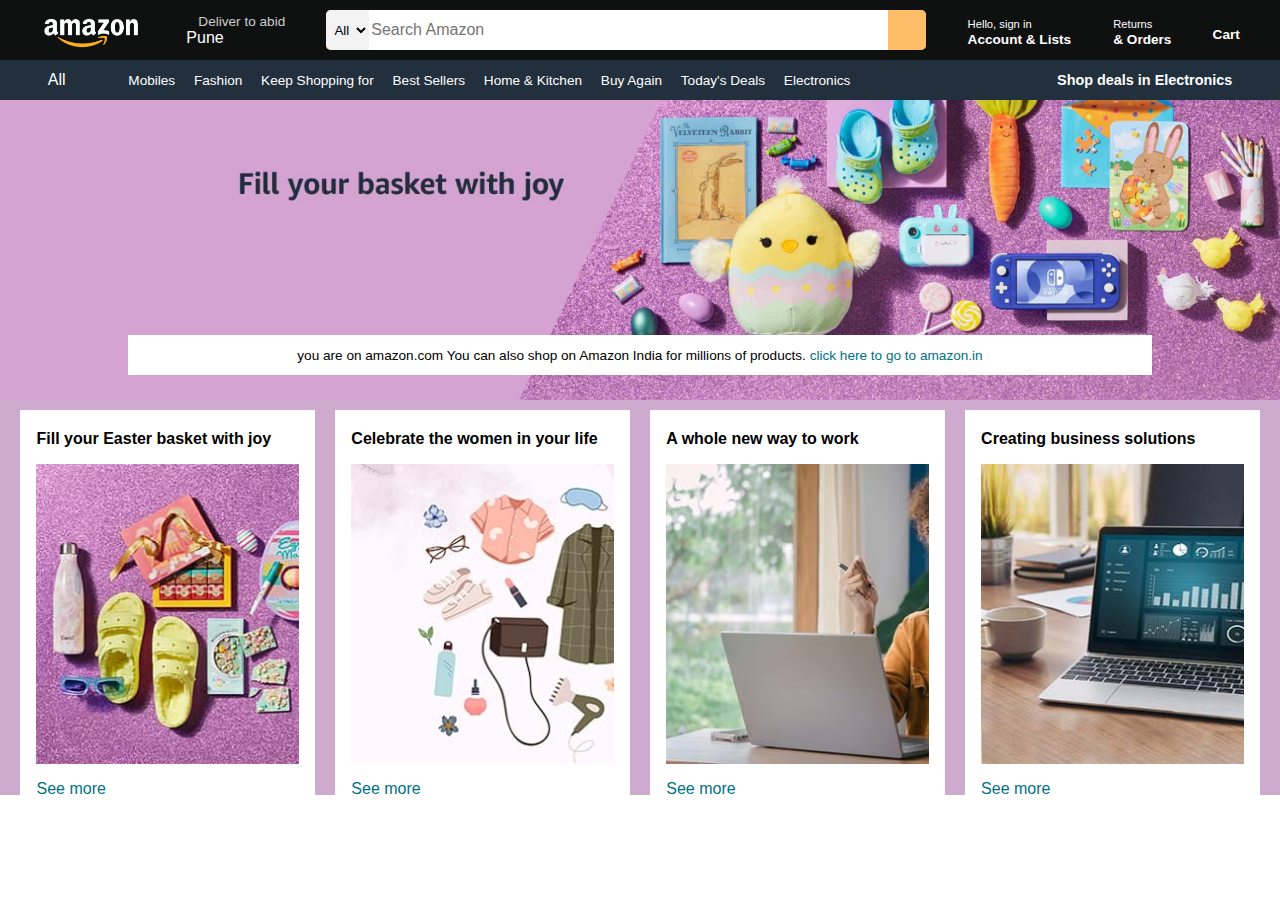
<file: index.html>
<!DOCTYPE html>
<html lang="en">
  <head>
    <meta charset="UTF-8" />
    <meta http-equiv="X-UA-Compatible" content="IE=edge" />
    <meta name="viewport" content="width=device-width, initial-scale=1.0" />
    <title>Amazon</title>
    <link rel="stylesheet" href="style.css" />
    <link
      rel="stylesheet"
      href="https://cdnjs.cloudflare.com/ajax/libs/font-awesome/6.5.1/css/all.min.css"
      integrity="sha512-DTOQO9RWCH3ppGqcWaEA1BIZOC6xxalwEsw9c2QQeAIftl+Vegovlnee1c9QX4TctnWMn13TZye+giMm8e2LwA=="
      crossorigin="anonymous"
      referrerpolicy="no-referrer"
    />
  </head>

  <body>
    <header>
      <div class="navbar">
        <div class="nav-logo border">
          <div class="logo">
            <img src="amazon1.png" />
          </div>
        </div>
        <div class="nav-address border">
          <p class="address-first">Deliver to abid</p>
          <div class="address-icon">
            <i class="fa-solid fa-location-dot"></i>
            <p class="address-second">Pune</p>
          </div>
        </div>
        <div class="nav-search">
          <select name="" id="" class="search-select">
            <option>All</option>
          </select>
          <input type="text" placeholder="Search Amazon" class="search-input" />
          <div class="search-icon">
            <i class="fa-solid fa-magnifying-glass"></i>
          </div>
        </div>

        <div class="nav-signin border">
          <p><span>Hello, sign in</span></p>
          <p class="nav-second">Account & Lists</p>
        </div>

        <div class="nav-signin border">
          <p><span>Returns</span></p>
          <p class="nav-second">& Orders</p>
        </div>
        <div class="nav-cart">
          <i class="fa-solid fa-cart-shopping"></i>
          Cart
        </div>
      </div>
      <div class="panel">
        <div class="panel-all">
          <i class="fa-solid fa-bars"></i>
          All
        </div>
        <div class="panel-ops">
          <p>Mobiles</p>
          <p>Fashion</p>
          <p>Keep Shopping for</p>
          <p>Best Sellers</p>
          <p>Home & Kitchen</p>
          <p>Buy Again</p>
          <p>Today's Deals</p>
          <p>Electronics</p>
        </div>
        <div class="panel-deals">Shop deals in Electronics</div>
      </div>
    </header>
    <div class="hero-section">
      <div class="hero-msg">
        <p>
          you are on amazon.com You can also shop on Amazon India for millions
          of products. <a href="#"> click here to go to amazon.in </a>
        </p>
      </div>
    </div>
    <div class="shop-section">
      <div class="box1 box">
        <div class="box-content">
          <h4>Fill your Easter basket with joy</h4>
          <div class="box-img" style="background-image: url('box1.jpg')"></div>
          <p>See more</p>
        </div>
      </div>
      <div class="box2 box">
        <div class="box-content">
          <h4>Celebrate the women in your life</h4>
          <div class="box-img" style="background-image: url('box2.jpg')"></div>
          <p>See more</p>
        </div>
      </div>
      <div class="box3 box">
        <div class="box-content">
          <h4>A whole new way to work</h4>
          <div class="box-img" style="background-image: url('box3.jpg')"></div>
          <p>See more</p>
        </div>
      </div>
      <div class="box4 box">
        <div class="box-content">
          <h4>Creating business solutions</h4>
          <div class="box-img" style="background-image: url('box4.jpg')"></div>
          <p>See more</p>
        </div>
      </div>
    </div>
  </body>
</html>
</file>
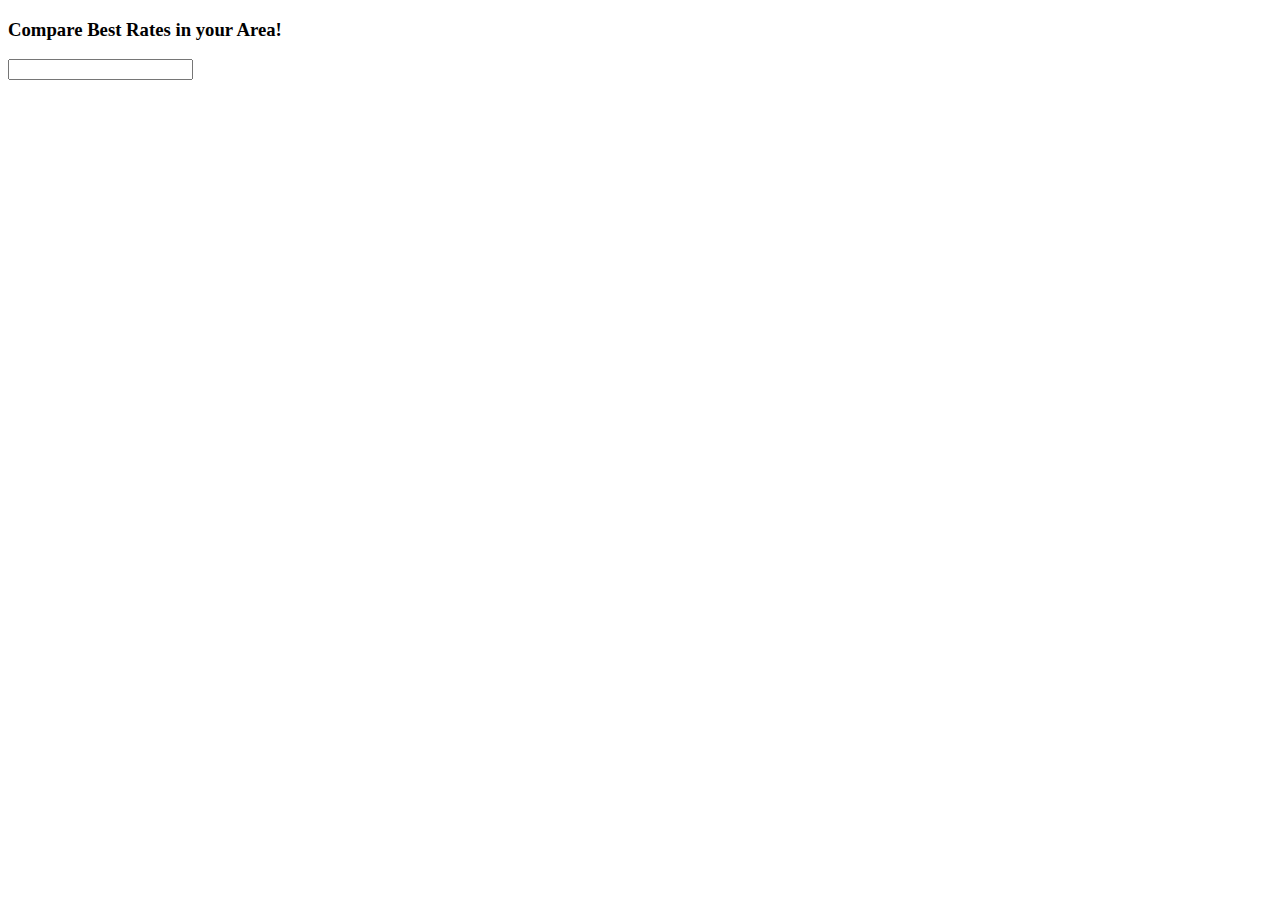
<file: demo.html>
<!DOCTYPE html>
<html>
  <head>
    <title>Page Title</title>
  </head>

  <body>
    <div class="quote-form">
      <h3>Compare Best Rates in your Area!</h3>
      <div class="zip-input-wrapper">
        <input
          pattern="[0-9]*"
          type="tel"
          id="zipcode"
          minlength="5"
          maxlength="5"
          class="zipcode"
        />
      </div>
    </div>

    <script src="https://code.jquery.com/jquery-1.10.1.min.js"></script>

    <script>
      $("#zipcode").on("keyup", function () {
        $(this).val($(this).val().replace(/[^\d]/g, ""));
      });

      $(document).ready(function () {
        function getClientZipcode() {
          console.log("ok");
          var ipdata = window.localStorage.getItem("ipdata") || "{}";
          ipdata = JSON.parse(ipdata);
          if (ipdata.expire > new Date().getTime()) {
            setTimeout(function () {
              $("#zipcode, .zipcode").val(ipdata.postal);
            }, 1000);
          } else {
            $.get(
              "https://api.ipdata.co/?api-key=8f0f67706338f0343ede110eb33d806da197be435c01b960a2cd1fff",
              function (data) {
                $("#zipcode, .zipcode").val(data.postal);
                data["expire"] = new Date().getTime() + 86400000; // sets expiration time to 24 hours later
                localStorage.setItem("ipdata", JSON.stringify(data));
              }
            );
          }
        }

        getClientZipcode();
      });
    </script>
  </body>
</html>
</file>
<file: style.css>
* {
  margin: 0;
  font-family: Arial, Helvetica, sans-serif;
}

.navbar {
  height: 60px;
  background-color: #0f1111;
  color: #fff;
  display: flex;
  align-items: center;
  justify-content: space-evenly;
}

.nav-logo {
  height: 60px;
  width: 100px;
  display: flex;
  justify-content: center;
  align-items: center;
}

.logo img {
  padding-top: 10px;
  max-width: 100%;
  max-height: 100%;
}
.border {
  border: 1px solid transparent;
}

.border:hover {
  border: 1px solid white;
}

.address-first {
  color: #cccccc;
  font-size: 0.85rem;
  margin-left: 15px;
}

.address-second {
  font-size: 1rem;
  margin-left: 3px;
}
.address-icon {
  display: flex;
  align-items: center;
}

.nav-search {
  display: flex;
  background: pink;
  width: 600px;
  height: 40px;
  border-radius: 5px;
  justify-content: space-evenly;
}
.nav-search:hover {
  border: 2px solid orange;
}

.search-select {
  background: #f3f3f3;
  width: 50px;
  text-align: center;
  border-top-left-radius: 5px;
  border-bottom-left-radius: 5px;
  border: none;
}
.search-input {
  width: 100%;
  font-size: 1rem;
  border: none;
}

.search-input:focus {
  border: none;
  outline: none;
}

.search-icon {
  width: 45px;
  display: flex;
  justify-content: center;
  align-items: center;
  font-size: 1.2rem;
  background-color: #febd68;
  border-top-right-radius: 5px;
  border-bottom-right-radius: 5px;
  color: #0f1111;
}

.nav-signin span {
  font-size: 0.7rem;
}

.nav-second {
  font-size: 0.85rem;
  font-weight: 700;
}
.nav-signin span {
  font-size: 0.7rem;
}

.nav-cart i {
  font-size: 27px;
}
.nav-cart {
  font-size: 0.85rem;
  font-weight: 700;
}

.panel {
  height: 40px;
  background-color: #222f3d;
  display: flex;
  color: #fff;
  align-items: center;
  justify-content: space-evenly;
}
.panel-ops p {
  display: inline;
  margin-left: 15px;
}
.panel-ops {
  width: 70%;
  font-size: 0.85rem;
}

.panel-deals {
  font-size: 0.9rem;
  font-weight: 700;
}

.hero-section {
  background-image: url("hero2.jpg");
  background-size: cover;
  height: 300px;
  display: flex;
  justify-content: center;
  align-items: flex-end;
}
.hero-msg {
  background-color: white;
  color: black;
  height: 40px;
  display: flex;
  align-items: center;
  justify-content: center;
  font-size: 0.85rem;
  width: 80%;
  margin-bottom: 25px;
}

.hero-msg a {
  color: #007185;
  text-decoration: none;
}

.shop-section {
  display: flex;
  justify-content: space-evenly;
  background-color: rgba(158, 85, 158, 0.5);
}
.box {
  /* border: 2px solid black; */
  height: 350px;
  width: 23%;
  background-color: white;
  padding: 20px 0 15px;
  margin-top: 10px;
}
.box-img {
  height: 300px;
  background-size: cover;
  margin-top: 1rem;
  margin-bottom: 1rem;
}

.box-content {
  margin-left: 1rem;
  margin-right: 1rem;
}
.box-content p {
  color: #007185;
}
</file>
